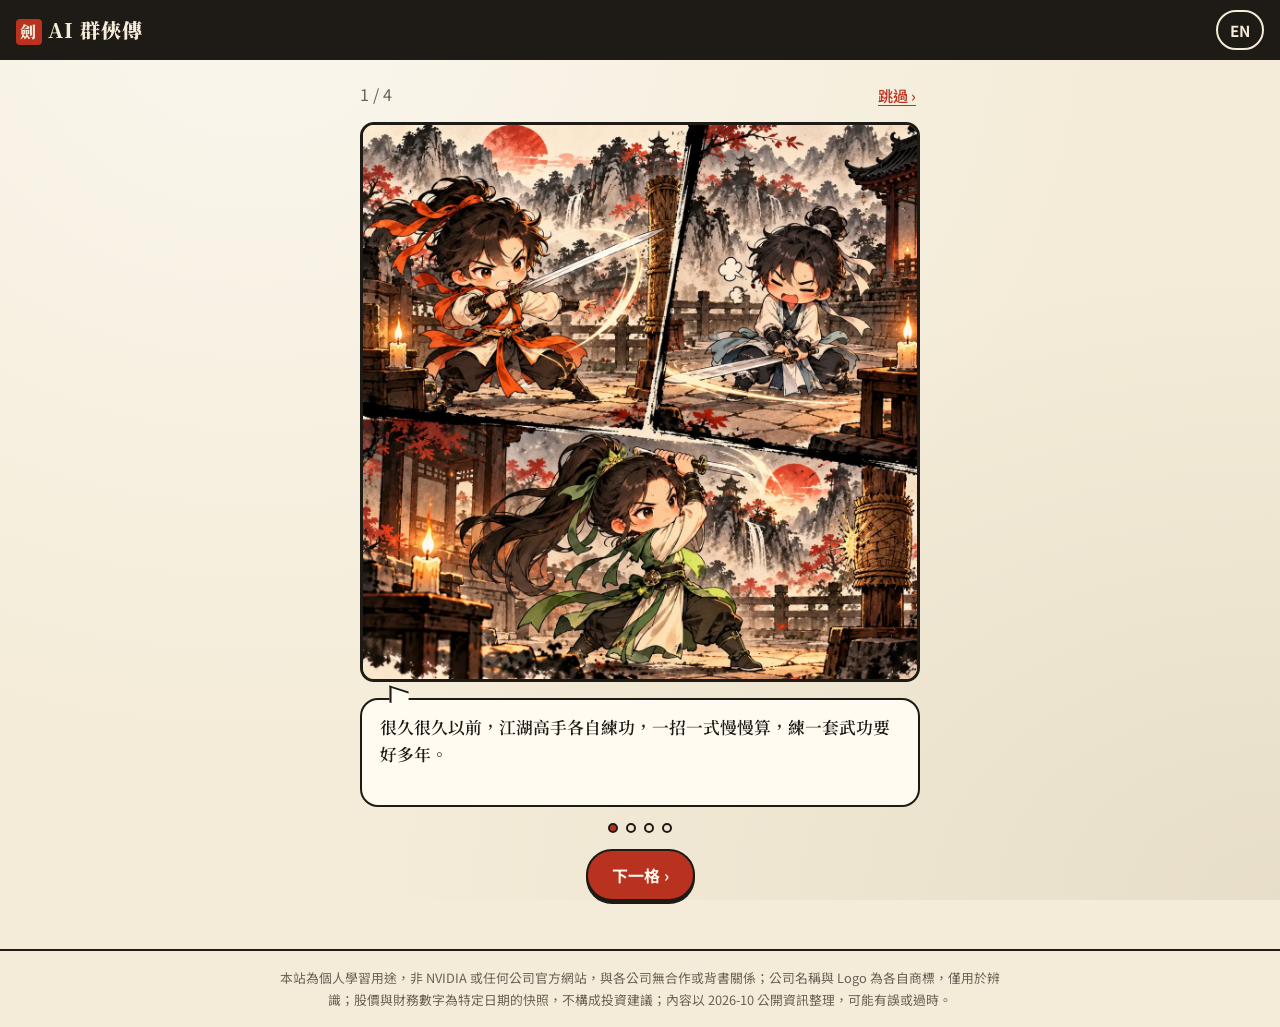
<file: index.html>
<!doctype html>
<html lang="zh-Hant" data-lang="zh">
<head>
  <meta charset="utf-8">
  <meta name="viewport" content="width=device-width, initial-scale=1">
  <title>AI 群俠傳 · AI Wuxia Chronicles</title>
  <meta name="description" content="延伸自 NVIDIA GTC Berlin 主題演講：用武俠漫畫認識 AI 生態系約 90 個公司與產業，說人話、附來源。">
  <!-- 繁體中文版（Facebook 分享用）。分享爬蟲需要完整網址。 -->
  <meta property="og:type" content="website">
  <meta property="og:url" content="https://sean-lee-software-embedded.github.io/AI/">
  <link rel="canonical" href="https://sean-lee-software-embedded.github.io/AI/">
  <meta property="og:locale" content="zh_TW">
  <meta property="og:locale:alternate" content="en_US">
  <meta property="og:title" content="AI 群俠傳：認識 NVIDIA GTC 的 AI 生態系">
  <meta property="og:description" content="CSPs、AI Labs、AI Natives、Neoclouds……用武俠漫畫看懂約 90 家公司，順便學到 AI 新知。">
  <meta property="og:image" content="https://sean-lee-software-embedded.github.io/AI/assets/og.jpg">
  <meta property="og:image:width" content="1200">
  <meta property="og:image:height" content="630">
  <meta property="og:site_name" content="AI 群俠傳">
  <meta property="og:image:type" content="image/jpeg">
  <meta name="twitter:card" content="summary_large_image">
  <meta name="twitter:image" content="https://sean-lee-software-embedded.github.io/AI/assets/og.jpg">
  <link rel="alternate" hreflang="zh-Hant" href="https://sean-lee-software-embedded.github.io/AI/">
  <link rel="alternate" hreflang="en" href="https://sean-lee-software-embedded.github.io/AI/en/">
  <link rel="alternate" hreflang="x-default" href="https://sean-lee-software-embedded.github.io/AI/">
  <meta name="theme-color" content="#F4ECD8">
  <link rel="preconnect" href="https://fonts.googleapis.com">
  <link rel="preconnect" href="https://fonts.gstatic.com" crossorigin>
  <link href="https://fonts.googleapis.com/css2?family=Noto+Sans+TC:wght@400;500;700&family=Noto+Serif+TC:wght@600;900&display=swap" rel="stylesheet">
  <link rel="stylesheet" href="css/style.css">
  <script type="module" src="js/main.js"></script>
</head>
<body>
  <a class="skip" href="#app" data-i18n="skip">跳到主要內容</a>
  <header class="topbar">
    <a class="brand" href="#/map" data-i18n="brand">AI 群俠傳</a>
    <button class="lang" id="lang-toggle" type="button" aria-label="切換語言 / Switch language">EN</button>
  </header>
  <nav class="tabs" id="tabs" aria-label="主選單 / Main"></nav>
  <main id="app" tabindex="-1">
    <p class="loading">⚔️ …</p>
  </main>
  <footer class="footer">
    <p data-i18n="disclaimer">本站為個人學習用途，非 NVIDIA 或任何公司官方網站，與各公司無合作或背書關係；公司名稱與 Logo 為各自商標，僅用於辨識；股價與財務數字為特定日期的快照，不構成投資建議；內容以 2026-10 公開資訊整理，可能有誤或過時。</p>
  </footer>
  <dialog id="card-dialog" class="card-dialog" aria-labelledby="card-title"></dialog>
</body>
</html>
</file>
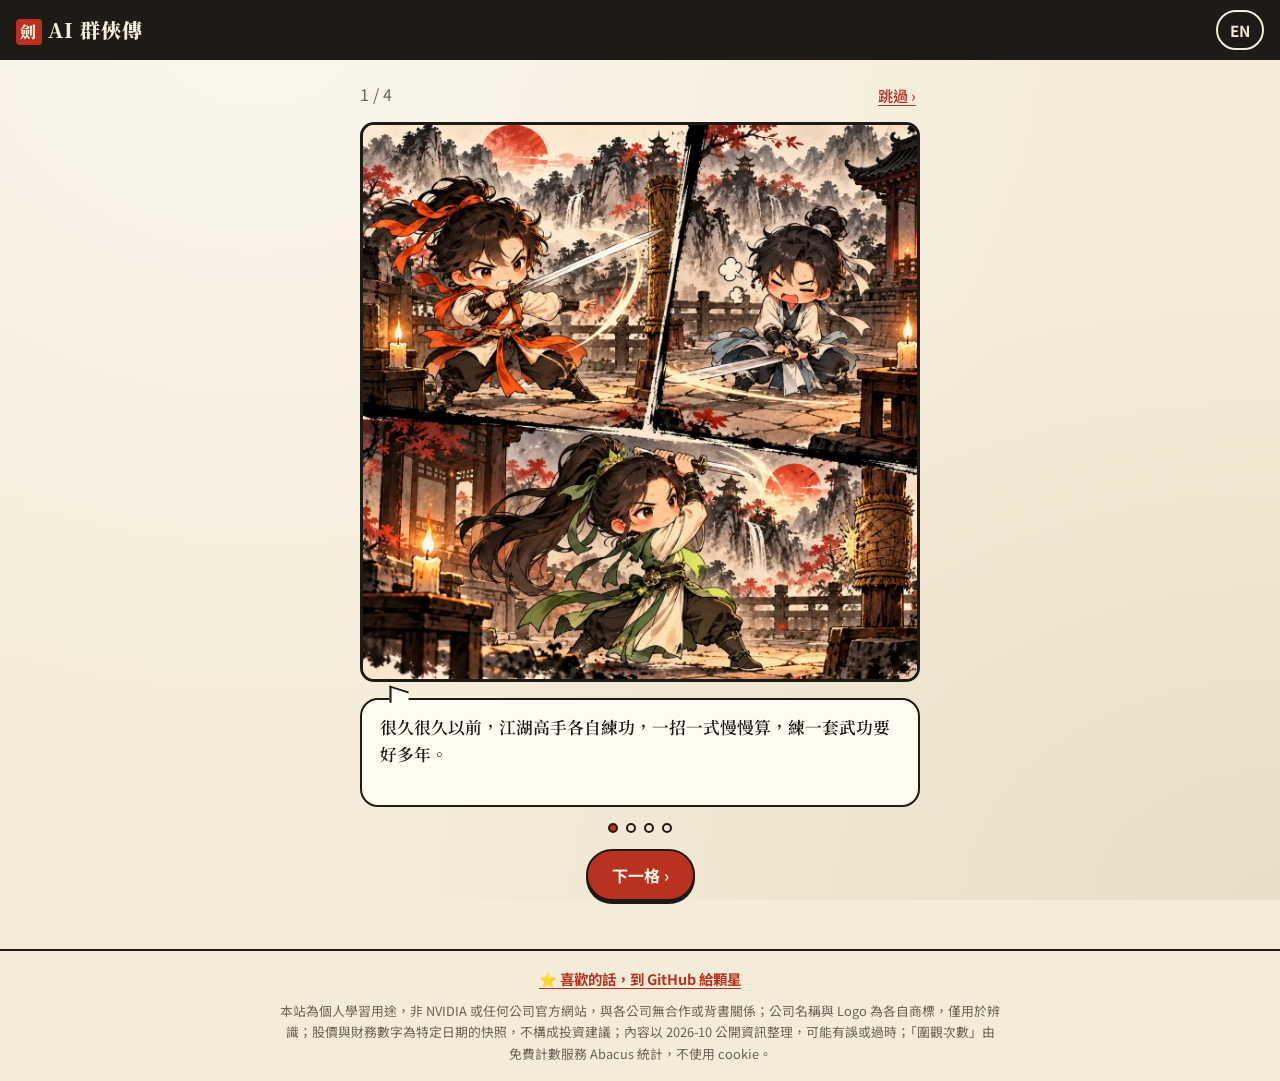
<file: ai_game/index.html>
<!doctype html>
<html lang="zh-Hant" data-lang="zh">
<head>
  <meta charset="utf-8">
  <meta name="viewport" content="width=device-width, initial-scale=1">
  <title>AI 群俠傳 · AI Wuxia Chronicles</title>
  <meta name="description" content="延伸自 NVIDIA GTC Berlin 主題演講：用武俠漫畫認識 AI 生態系約 90 個公司與產業，說人話、附來源。">
  <!-- 繁體中文版（Facebook 分享用）。分享爬蟲需要完整網址。 -->
  <meta property="og:type" content="website">
  <meta property="og:url" content="https://sean-lee-software-embedded.github.io/AI/ai_game/">
  <link rel="canonical" href="https://sean-lee-software-embedded.github.io/AI/ai_game/">
  <meta property="og:locale" content="zh_TW">
  <meta property="og:locale:alternate" content="en_US">
  <meta property="og:title" content="AI 群俠傳：認識 NVIDIA GTC 的 AI 生態系">
  <meta property="og:description" content="CSPs、AI Labs、AI Natives、Neoclouds……用武俠漫畫看懂約 90 家公司，順便學到 AI 新知。">
  <meta property="og:image" content="https://sean-lee-software-embedded.github.io/AI/ai_game/assets/og.jpg">
  <meta property="og:image:width" content="1200">
  <meta property="og:image:height" content="630">
  <meta property="og:site_name" content="AI 群俠傳">
  <meta property="og:image:type" content="image/jpeg">
  <meta name="twitter:card" content="summary_large_image">
  <meta name="twitter:image" content="https://sean-lee-software-embedded.github.io/AI/ai_game/assets/og.jpg">
  <link rel="alternate" hreflang="zh-Hant" href="https://sean-lee-software-embedded.github.io/AI/ai_game/">
  <link rel="alternate" hreflang="en" href="https://sean-lee-software-embedded.github.io/AI/ai_game/en/">
  <link rel="alternate" hreflang="x-default" href="https://sean-lee-software-embedded.github.io/AI/ai_game/">
  <meta name="theme-color" content="#F4ECD8">
  <link rel="preconnect" href="https://fonts.googleapis.com">
  <link rel="preconnect" href="https://fonts.gstatic.com" crossorigin>
  <link href="https://fonts.googleapis.com/css2?family=Noto+Sans+TC:wght@400;500;700&family=Noto+Serif+TC:wght@600;900&display=swap" rel="stylesheet">
  <link rel="stylesheet" href="css/style.css">
  <script type="module" src="js/main.js"></script>
</head>
<body>
  <a class="skip" href="#app" data-i18n="skip">跳到主要內容</a>
  <header class="topbar">
    <a class="brand" href="#/map" data-i18n="brand">AI 群俠傳</a>
    <button class="lang" id="lang-toggle" type="button" aria-label="切換語言 / Switch language">EN</button>
  </header>
  <nav class="tabs" id="tabs" aria-label="主選單 / Main"></nav>
  <main id="app" tabindex="-1">
    <p class="loading">⚔️ …</p>
  </main>
  <footer class="footer">
    <p class="star-line"><a class="star-link" href="https://github.com/sean-lee-software-embedded/AI" target="_blank" rel="noopener noreferrer" data-i18n="starCta">⭐ 喜歡的話，到 GitHub 給顆星</a></p>
    <p data-i18n="disclaimer">本站為個人學習用途，非 NVIDIA 或任何公司官方網站，與各公司無合作或背書關係；公司名稱與 Logo 為各自商標，僅用於辨識；股價與財務數字為特定日期的快照，不構成投資建議；內容以 2026-10 公開資訊整理，可能有誤或過時；「圍觀次數」由免費計數服務 Abacus 統計，不使用 cookie。</p>
  </footer>
  <dialog id="card-dialog" class="card-dialog" aria-labelledby="card-title"></dialog>
</body>
</html>
</file>
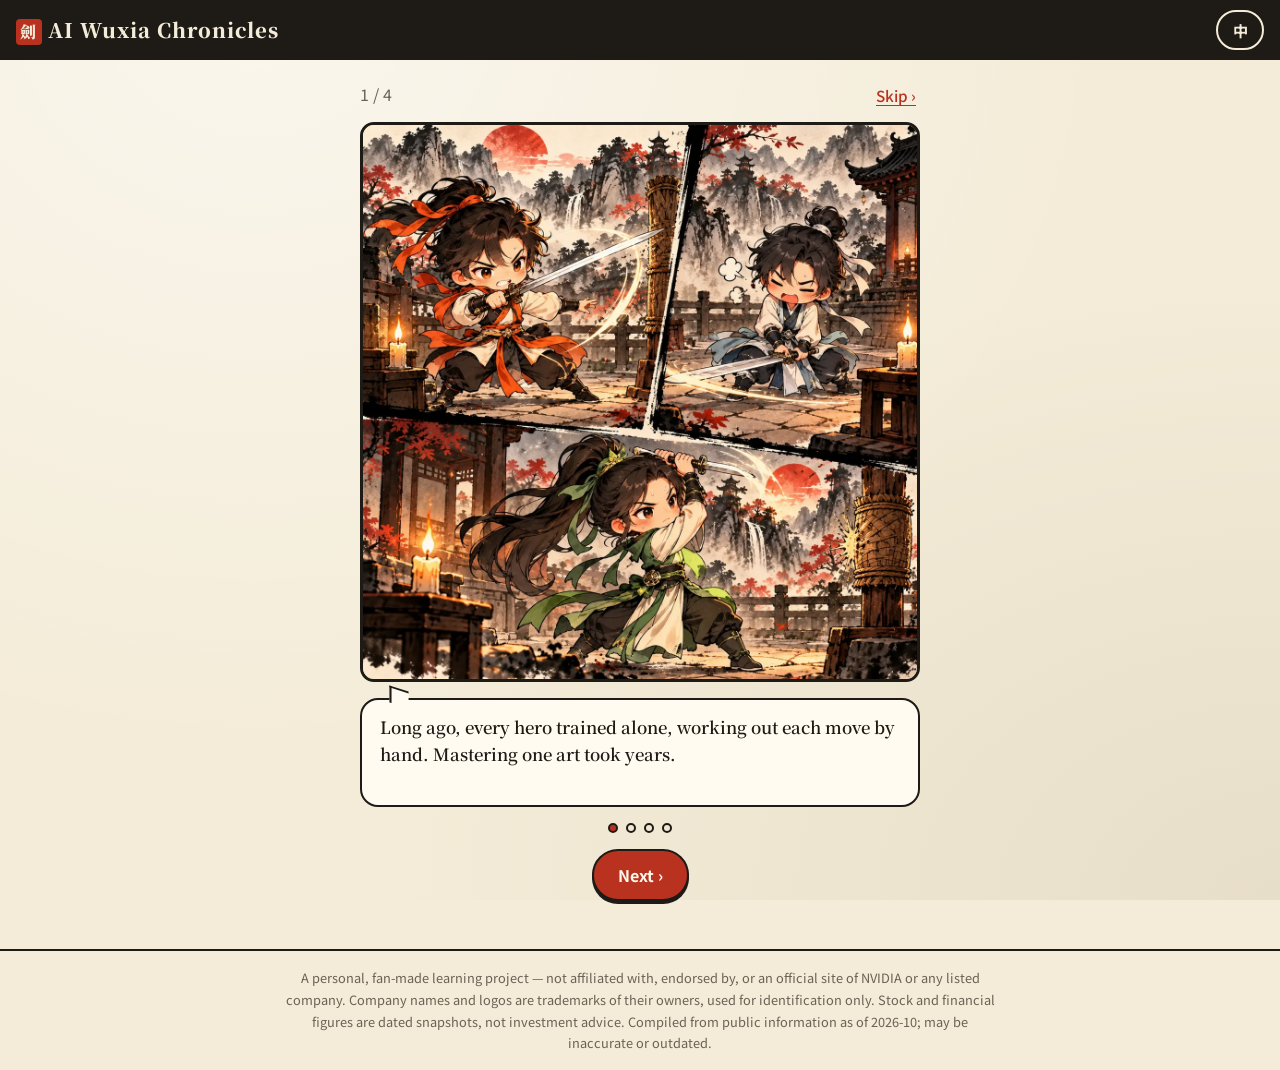
<file: en/index.html>
<!doctype html>
<html lang="en" data-lang="en">
<head>
  <meta charset="utf-8">
  <meta name="viewport" content="width=device-width, initial-scale=1">
  <title>AI Wuxia Chronicles · AI 群俠傳</title>
  <meta name="description" content="Extended from the NVIDIA GTC Berlin keynote: meet ~90 companies and industries of the AI ecosystem through wuxia comics — in plain words, with sources.">
  <!-- English edition (for LinkedIn). Share crawlers need absolute URLs. -->
  <meta property="og:type" content="website">
  <meta property="og:url" content="https://sean-lee-software-embedded.github.io/AI/en/">
  <link rel="canonical" href="https://sean-lee-software-embedded.github.io/AI/en/">
  <meta property="og:locale" content="en_US">
  <meta property="og:locale:alternate" content="zh_TW">
  <meta property="og:title" content="AI Wuxia Chronicles: The AI Ecosystem from NVIDIA GTC">
  <meta property="og:description" content="CSPs, AI Labs, AI Natives, Neoclouds and more — explore ~90 companies through wuxia comics and pick up real AI insights along the way.">
  <meta property="og:image" content="https://sean-lee-software-embedded.github.io/AI/assets/og.jpg">
  <meta property="og:image:width" content="1200">
  <meta property="og:image:height" content="630">
  <meta property="og:site_name" content="AI Wuxia Chronicles">
  <meta property="og:image:type" content="image/jpeg">
  <meta name="twitter:card" content="summary_large_image">
  <meta name="twitter:image" content="https://sean-lee-software-embedded.github.io/AI/assets/og.jpg">
  <link rel="alternate" hreflang="zh-Hant" href="https://sean-lee-software-embedded.github.io/AI/">
  <link rel="alternate" hreflang="en" href="https://sean-lee-software-embedded.github.io/AI/en/">
  <link rel="alternate" hreflang="x-default" href="https://sean-lee-software-embedded.github.io/AI/">
  <meta name="theme-color" content="#F4ECD8">
  <link rel="preconnect" href="https://fonts.googleapis.com">
  <link rel="preconnect" href="https://fonts.gstatic.com" crossorigin>
  <link href="https://fonts.googleapis.com/css2?family=Noto+Sans+TC:wght@400;500;700&family=Noto+Serif+TC:wght@600;900&display=swap" rel="stylesheet">
  <link rel="stylesheet" href="../css/style.css">
  <script type="module" src="../js/main.js"></script>
</head>
<body>
  <a class="skip" href="#app" data-i18n="skip">Skip to content</a>
  <header class="topbar">
    <a class="brand" href="#/map" data-i18n="brand">AI Wuxia Chronicles</a>
    <button class="lang" id="lang-toggle" type="button" aria-label="切換語言 / Switch language">中</button>
  </header>
  <nav class="tabs" id="tabs" aria-label="Main"></nav>
  <main id="app" tabindex="-1">
    <p class="loading">⚔️ …</p>
  </main>
  <footer class="footer">
    <p data-i18n="disclaimer">A personal, fan-made learning project — not affiliated with, endorsed by, or an official site of NVIDIA or any listed company. Company names and logos are trademarks of their owners, used for identification only. Stock and financial figures are dated snapshots, not investment advice. Compiled from public information as of 2026-10; may be inaccurate or outdated.</p>
  </footer>
  <dialog id="card-dialog" class="card-dialog" aria-labelledby="card-title"></dialog>
</body>
</html>
</file>
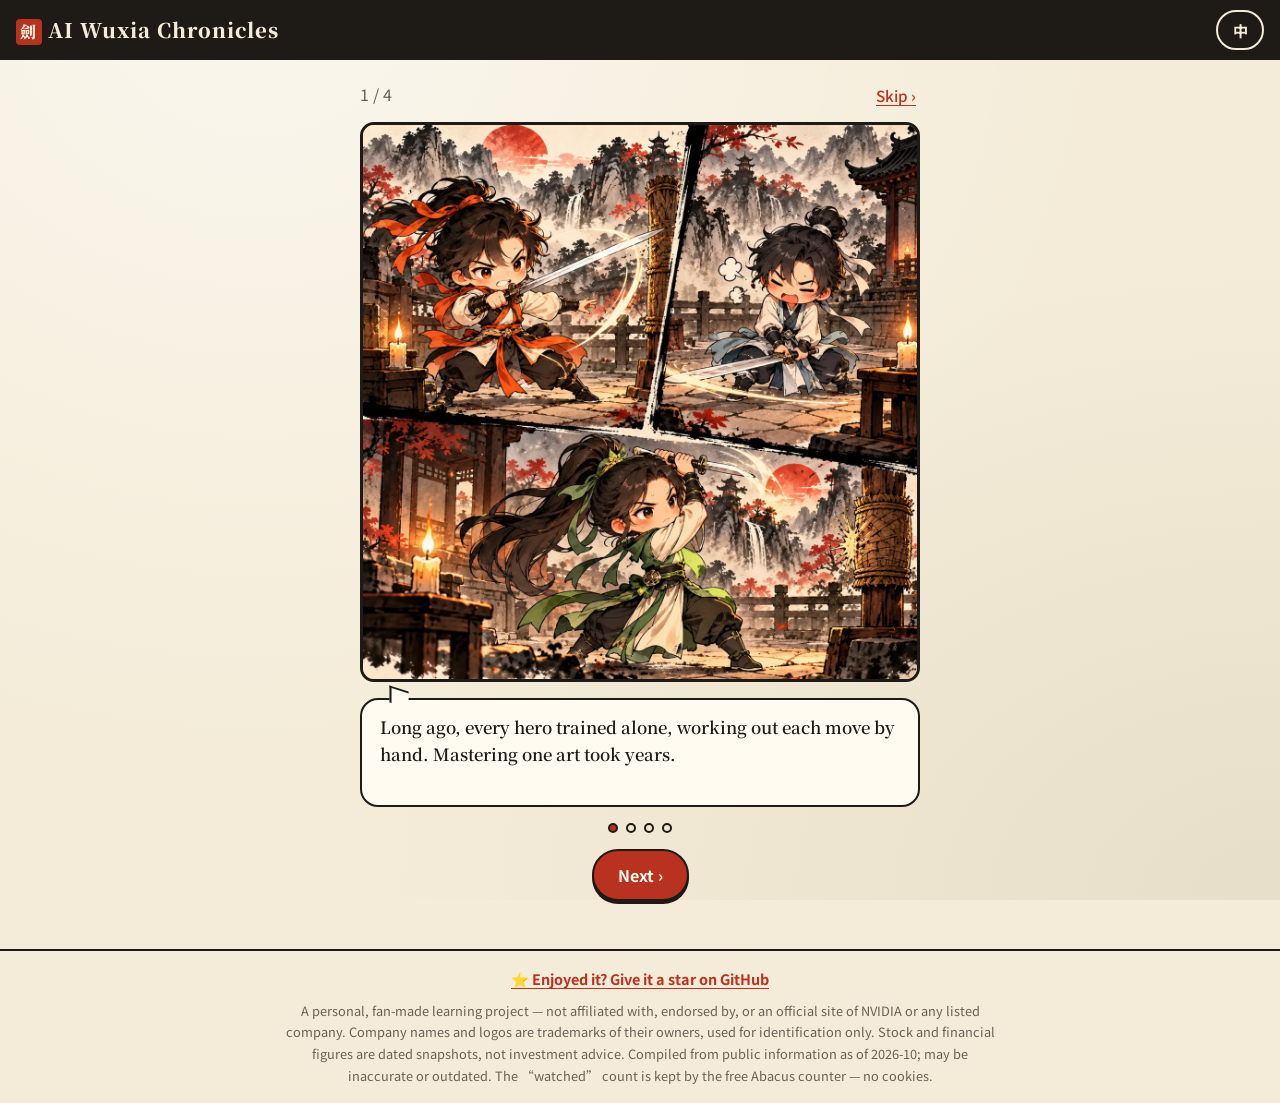
<file: ai_game/en/index.html>
<!doctype html>
<html lang="en" data-lang="en">
<head>
  <meta charset="utf-8">
  <meta name="viewport" content="width=device-width, initial-scale=1">
  <title>AI Wuxia Chronicles · AI 群俠傳</title>
  <meta name="description" content="Extended from the NVIDIA GTC Berlin keynote: meet ~90 companies and industries of the AI ecosystem through wuxia comics — in plain words, with sources.">
  <!-- English edition (for LinkedIn). Share crawlers need absolute URLs. -->
  <meta property="og:type" content="website">
  <meta property="og:url" content="https://sean-lee-software-embedded.github.io/AI/ai_game/en/">
  <link rel="canonical" href="https://sean-lee-software-embedded.github.io/AI/ai_game/en/">
  <meta property="og:locale" content="en_US">
  <meta property="og:locale:alternate" content="zh_TW">
  <meta property="og:title" content="AI Wuxia Chronicles: The AI Ecosystem from NVIDIA GTC">
  <meta property="og:description" content="CSPs, AI Labs, AI Natives, Neoclouds and more — explore ~90 companies through wuxia comics and pick up real AI insights along the way.">
  <meta property="og:image" content="https://sean-lee-software-embedded.github.io/AI/ai_game/assets/og.jpg">
  <meta property="og:image:width" content="1200">
  <meta property="og:image:height" content="630">
  <meta property="og:site_name" content="AI Wuxia Chronicles">
  <meta property="og:image:type" content="image/jpeg">
  <meta name="twitter:card" content="summary_large_image">
  <meta name="twitter:image" content="https://sean-lee-software-embedded.github.io/AI/ai_game/assets/og.jpg">
  <link rel="alternate" hreflang="zh-Hant" href="https://sean-lee-software-embedded.github.io/AI/ai_game/">
  <link rel="alternate" hreflang="en" href="https://sean-lee-software-embedded.github.io/AI/ai_game/en/">
  <link rel="alternate" hreflang="x-default" href="https://sean-lee-software-embedded.github.io/AI/ai_game/">
  <meta name="theme-color" content="#F4ECD8">
  <link rel="preconnect" href="https://fonts.googleapis.com">
  <link rel="preconnect" href="https://fonts.gstatic.com" crossorigin>
  <link href="https://fonts.googleapis.com/css2?family=Noto+Sans+TC:wght@400;500;700&family=Noto+Serif+TC:wght@600;900&display=swap" rel="stylesheet">
  <link rel="stylesheet" href="../css/style.css">
  <script type="module" src="../js/main.js"></script>
</head>
<body>
  <a class="skip" href="#app" data-i18n="skip">Skip to content</a>
  <header class="topbar">
    <a class="brand" href="#/map" data-i18n="brand">AI Wuxia Chronicles</a>
    <button class="lang" id="lang-toggle" type="button" aria-label="切換語言 / Switch language">中</button>
  </header>
  <nav class="tabs" id="tabs" aria-label="Main"></nav>
  <main id="app" tabindex="-1">
    <p class="loading">⚔️ …</p>
  </main>
  <footer class="footer">
    <p class="star-line"><a class="star-link" href="https://github.com/sean-lee-software-embedded/AI" target="_blank" rel="noopener noreferrer" data-i18n="starCta">⭐ Enjoyed it? Give it a star on GitHub</a></p>
    <p data-i18n="disclaimer">A personal, fan-made learning project — not affiliated with, endorsed by, or an official site of NVIDIA or any listed company. Company names and logos are trademarks of their owners, used for identification only. Stock and financial figures are dated snapshots, not investment advice. Compiled from public information as of 2026-10; may be inaccurate or outdated. The “watched” count is kept by the free Abacus counter — no cookies.</p>
  </footer>
  <dialog id="card-dialog" class="card-dialog" aria-labelledby="card-title"></dialog>
</body>
</html>
</file>
<file: css/style.css>
:root {
  --paper: #F4ECD8;
  --paper-2: #EADFC4;
  --card: #FFFBF1;
  --ink: #1E1A16;
  --ink-2: #4D443A;
  --muted: #6B6156;
  --vermilion: #B8321F;
  --line: #CBBE9F;
  --accent: var(--vermilion);
  --radius: 14px;
  --shadow: 0 2px 0 var(--ink), 0 6px 18px rgba(30, 26, 22, .12);
  --serif: 'Noto Serif TC', 'Songti TC', serif;
  --sans: 'Noto Sans TC', system-ui, -apple-system, 'PingFang TC', sans-serif;
  color-scheme: light;
}

*, *::before, *::after { box-sizing: border-box; }
html { -webkit-text-size-adjust: 100%; }
body {
  margin: 0;
  background: var(--paper);
  background-image:
    radial-gradient(ellipse at 20% 0%, rgba(255, 255, 255, .55), transparent 60%),
    radial-gradient(ellipse at 100% 100%, rgba(120, 100, 70, .10), transparent 50%);
  background-attachment: fixed;
  color: var(--ink);
  font: 16px/1.7 var(--sans);
  overflow-x: hidden;
}
img { max-width: 100%; display: block; }
a { color: var(--vermilion); text-underline-offset: 3px; }
h1, h2, h3 { font-family: var(--serif); line-height: 1.3; margin: .4em 0 .3em; }
h1 { font-size: 1.75rem; font-weight: 900; }
h2 { font-size: 1.25rem; }
h3 { font-size: 1rem; }
:focus-visible { outline: 3px solid var(--vermilion); outline-offset: 2px; border-radius: 6px; }

.sr-only, .skip:not(:focus) {
  position: absolute; width: 1px; height: 1px; overflow: hidden; clip: rect(0 0 0 0); white-space: nowrap;
}
.skip:focus { position: fixed; top: 8px; left: 8px; z-index: 99; background: var(--card); padding: 8px 12px; }

.muted { color: var(--muted); }
.small { font-size: .875rem; }
.center { text-align: center; }
.lead { font-size: 1.05rem; color: var(--ink-2); }
.loading { text-align: center; padding: 4rem 0; }

/* ---------- Header / nav / footer ---------- */
.topbar {
  position: sticky; top: 0; z-index: 10;
  display: flex; align-items: center; justify-content: space-between;
  padding: 10px 16px;
  background: var(--ink); color: var(--paper);
}
.brand { font: 900 1.25rem var(--serif); color: var(--paper); text-decoration: none; letter-spacing: .05em; }
.brand::before { content: '劍'; display: inline-grid; place-items: center; width: 1.6em; height: 1.6em; margin-right: .4em;
  background: var(--vermilion); color: var(--paper); border-radius: 4px; font-size: .8em; }
.lang {
  font: 700 .95rem var(--sans); min-width: 48px; min-height: 40px;
  border: 2px solid var(--paper); background: transparent; color: var(--paper); border-radius: 999px; cursor: pointer;
}
.lang:hover { background: var(--paper); color: var(--ink); }

.tabs {
  display: flex; gap: 4px; overflow-x: auto; scrollbar-width: none;
  padding: 8px 16px; background: var(--paper-2); border-bottom: 2px solid var(--ink);
}
.tabs::-webkit-scrollbar { display: none; }
.tabs a {
  flex: 0 0 auto; padding: 6px 12px; border-radius: 999px; text-decoration: none; color: var(--ink);
  font-size: .9rem; font-weight: 500; white-space: nowrap;
}
.tabs a[aria-current="page"] { background: var(--ink); color: var(--paper); }
body[data-view="intro"] .tabs { display: none; }

main { max-width: 960px; margin: 0 auto; padding: 16px 16px 48px; }
main:focus, main:focus-visible { outline: none; }
.footer { border-top: 2px solid var(--ink); padding: 16px; font-size: .8rem; color: var(--muted); text-align: center; }
.footer p { max-width: 720px; margin: 0 auto; }

/* ---------- Buttons ---------- */
.btn {
  display: inline-block; font: 700 1rem var(--sans); padding: 12px 24px; min-height: 48px;
  background: var(--vermilion); color: #FFF8EC; border: 2px solid var(--ink); border-radius: 999px;
  box-shadow: 0 3px 0 var(--ink); cursor: pointer; text-decoration: none;
}
.btn:active { transform: translateY(2px); box-shadow: 0 1px 0 var(--ink); }
.btn-text { background: none; border: 0; padding: 8px 4px; font: 500 .95rem var(--sans); color: var(--vermilion); cursor: pointer; text-decoration: underline; text-underline-offset: 3px; display: inline-block; }

/* ---------- Avatars & tags ---------- */
.avatar {
  position: relative; flex: none; display: inline-grid; place-items: center; overflow: hidden;
  border-radius: 50%; border: 3px solid var(--ink); background: var(--accent);
  box-shadow: inset 0 0 0 3px var(--card);
}
.avatar img { position: absolute; inset: 0; width: 100%; height: 100%; object-fit: cover; }
.avatar.has-img .seal { visibility: hidden; }
.seal { font: 900 1em var(--serif); color: #FFF8EC; text-shadow: 0 1px 0 rgba(0, 0, 0, .35); }
.avatar-sm { width: 56px; height: 56px; font-size: 1.1rem; }
.avatar-md { width: 80px; height: 80px; font-size: 1.5rem; }
.avatar-lg { width: 112px; height: 112px; font-size: 2rem; }

.tags { display: flex; flex-wrap: wrap; gap: 6px; margin: 6px 0; }
.tag {
  display: inline-block; font-size: .8rem; font-weight: 700; padding: 2px 10px; border-radius: 999px;
  border: 2px solid var(--accent); color: var(--ink); background: color-mix(in srgb, var(--accent) 14%, var(--card));
  text-decoration: none;
}
.tag-plain { border-color: var(--line); background: var(--card); font-weight: 500; }
.badge-unverified {
  display: inline-block; font-size: .8rem; font-weight: 700; padding: 2px 10px; border-radius: 4px;
  background: #FFF0C2; color: #6A4A00; border: 1px dashed #A07A10;
}
.badge-unverified.mini { font-size: .7rem; padding: 0 6px; margin-left: 6px; }

/* ---------- Comic bits ---------- */
.bubble {
  position: relative; margin: 16px 0; padding: 14px 18px;
  background: var(--card); border: 2px solid var(--ink); border-radius: 18px;
  font: 600 1.05rem/1.6 var(--serif);
}
.bubble::after {
  content: ''; position: absolute; left: 28px; top: -12px; width: 18px; height: 18px;
  background: var(--card); border-left: 2px solid var(--ink); border-top: 2px solid var(--ink);
  transform: skewX(20deg) rotate(20deg);
}
.pending { background: #FFF6DA; border-left: 4px solid #C09020; padding: 10px 14px; border-radius: 6px; }

.scene {
  position: relative; aspect-ratio: 16 / 7; margin: 8px 0 12px; overflow: hidden;
  border: 3px solid var(--ink); border-radius: var(--radius);
  background:
    radial-gradient(ellipse at 30% 110%, color-mix(in srgb, var(--accent) 45%, transparent), transparent 60%),
    linear-gradient(170deg, var(--paper) 0%, color-mix(in srgb, var(--accent) 22%, var(--paper)) 100%);
}
.scene::before { /* ink mountains, shown until real art exists */
  content: ''; position: absolute; inset: auto 0 0 0; height: 70%;
  background: color-mix(in srgb, var(--ink) 18%, transparent);
  clip-path: polygon(0 100%, 0 60%, 12% 30%, 22% 55%, 38% 10%, 52% 50%, 64% 28%, 78% 60%, 90% 35%, 100% 55%, 100% 100%);
}
.scene img { position: relative; width: 100%; height: 100%; object-fit: cover; }

/* ---------- Intro ---------- */
.intro { max-width: 560px; margin: 0 auto; text-align: center; }
.intro-top { display: flex; justify-content: space-between; align-items: center; }
.panel { margin: 0; }
.panel .scene { aspect-ratio: 1; }
.panel .bubble { text-align: left; min-height: 6.5em; }
.dots { display: flex; justify-content: center; gap: 8px; margin: 12px 0 16px; }
.dots span { width: 10px; height: 10px; border-radius: 50%; border: 2px solid var(--ink); }
.dots .on { background: var(--vermilion); }

/* ---------- Map ---------- */
.map {
  position: relative; aspect-ratio: 1; max-width: 640px; margin: 8px auto 20px;
  border: 3px solid var(--ink); border-radius: 24px; overflow: hidden;
  background:
    radial-gradient(circle at 50% 50%, rgba(118, 185, 0, .22), transparent 30%),
    radial-gradient(ellipse at 50% 120%, rgba(30, 26, 22, .18), transparent 60%),
    var(--paper-2);
}
.map-bg { position: absolute; inset: 0; width: 100%; height: 100%; object-fit: cover; }
.map-lines { position: absolute; inset: 0; width: 100%; height: 100%; }
.map-lines line { stroke: var(--ink); stroke-width: .5; stroke-dasharray: 1.5 1.5; opacity: .45; vector-effect: non-scaling-stroke; }
.map-node {
  position: absolute; transform: translate(-50%, -50%);
  display: flex; flex-direction: column; align-items: center; gap: 2px;
  min-width: 76px; padding: 6px 10px; text-align: center; text-decoration: none; color: var(--ink);
  background: var(--card); border: 2px solid var(--ink); border-radius: 12px;
  box-shadow: 0 3px 0 var(--accent);
  transition: transform .15s;
}
.map-node:hover { transform: translate(-50%, -54%); }
.map-name { font: 700 .82rem/1.25 var(--serif); }
.map-count { font-size: .72rem; font-weight: 700; color: var(--ink); background: color-mix(in srgb, var(--accent) 30%, #FFF); border: 1px solid var(--accent); border-radius: 999px; padding: 0 8px; }
.map-leader { padding: 10px 14px; border-width: 3px; box-shadow: 0 4px 0 var(--accent), 0 0 0 6px rgba(118, 185, 0, .25); }
.map-leader .map-name { font-size: 1rem; }
.map-leader .map-count { color: var(--ink); }
.map-node { max-width: 34%; }
.map-name { overflow-wrap: anywhere; }
@media (max-width: 400px) {
  .map-node { min-width: 0; padding: 4px 6px; }
  .map-name { font-size: .72rem; }
  .map-count { font-size: .66rem; }
}

.faction-list { list-style: none; padding: 0; margin: 0 0 16px; display: grid; gap: 8px; }
.faction-row {
  display: grid; grid-template-columns: 12px 1fr 72px auto; align-items: center; gap: 10px;
  padding: 10px 12px; background: var(--card); color: var(--ink); text-decoration: none;
  border: 2px solid var(--ink); border-radius: 12px;
}
.swatch { width: 12px; height: 32px; border-radius: 4px; background: var(--accent); }
.row-text { display: flex; flex-direction: column; min-width: 0; }
.row-text .small { overflow: hidden; text-overflow: ellipsis; white-space: nowrap; }
.meter { height: 8px; border-radius: 999px; background: var(--paper-2); overflow: hidden; border: 1px solid var(--line); }
.meter > span { display: block; height: 100%; background: var(--accent); }
.meter.big { height: 14px; margin: 10px 0; --accent: var(--vermilion); }

/* ---------- Faction page ---------- */
.count { font: 700 .9rem var(--sans); color: var(--ink); background: color-mix(in srgb, var(--accent) 30%, #FFF); border: 1px solid var(--accent); padding: 2px 10px; border-radius: 999px; vertical-align: middle; }
.controls { display: grid; grid-template-columns: 1fr 1fr; gap: 8px; margin: 16px 0; }
.controls input { grid-column: 1 / -1; }
input[type="search"], select {
  width: 100%; min-height: 44px; font: 1rem var(--sans); color: var(--ink);
  padding: 8px 12px; border: 2px solid var(--ink); border-radius: 10px; background: var(--card);
}
@media (min-width: 720px) { .controls { grid-template-columns: 2fr 1fr 1fr; } .controls input { grid-column: auto; } }

.tiles { list-style: none; padding: 0; margin: 0; display: grid; gap: 10px; grid-template-columns: 1fr; }
@media (min-width: 560px) { .tiles { grid-template-columns: 1fr 1fr; } }
@media (min-width: 880px) { .tiles { grid-template-columns: 1fr 1fr 1fr; } }
.tile {
  position: relative; width: 100%; display: flex; align-items: center; gap: 12px; text-align: left;
  padding: 10px 12px; font: inherit; color: var(--ink); cursor: pointer;
  background: var(--card); border: 2px solid var(--ink); border-radius: 12px; box-shadow: 0 3px 0 var(--accent);
}
.tile:hover { transform: translateY(-1px); }
.tile-text { display: flex; flex-direction: column; min-width: 0; line-height: 1.4; }
.tile-text strong { font-family: var(--serif); }
.tile-meta { font-size: .75rem; }
.seen-mark { position: absolute; top: 6px; right: 8px; font-weight: 900; color: var(--accent); }

/* ---------- Hero card dialog ---------- */
.card-dialog {
  width: min(640px, calc(100vw - 32px)); max-height: calc(100dvh - 32px); padding: 0;
  border: 3px solid var(--ink); border-radius: 18px; background: var(--card); color: var(--ink);
  box-shadow: 0 8px 0 var(--ink);
}
.card-dialog::backdrop { background: rgba(30, 26, 22, .55); }
.card { position: relative; padding: 20px 18px 16px; border-top: 10px solid var(--accent); }
.dlg-close {
  position: absolute; top: 8px; right: 8px; width: 44px; height: 44px; border-radius: 50%;
  border: 2px solid var(--ink); background: var(--paper); font-size: 1.1rem; cursor: pointer; color: var(--ink);
}
.card-head { display: flex; gap: 14px; align-items: center; padding-right: 40px; }
.card-id h2 { margin: 0; font-size: 1.4rem; }
.nick { margin: 0; font-family: var(--serif); color: var(--ink-2); }
@media (max-width: 420px) { .card-head { flex-direction: column; align-items: flex-start; } }
.card-sec { border-top: 1px dashed var(--line); padding-top: 4px; margin-top: 10px; }
.card-sec p { margin: .3em 0; }
.links, .sources, .examples { padding-left: 1.2em; margin: .3em 0; }
.links li, .sources li, .examples li { margin: .3em 0; overflow-wrap: anywhere; }
.toast-inline { margin: 10px 0 0; font-weight: 700; color: #2F6B00; }
.asof { margin-top: 14px; text-align: right; }

/* ---------- Book ---------- */
.rank-card {
  text-align: center; padding: 16px; margin: 12px 0 20px;
  background: var(--card); border: 3px solid var(--ink); border-radius: var(--radius); box-shadow: var(--shadow);
}
.rank { font: 900 1.6rem var(--serif); margin: 0; }
.book-group { margin: 18px 0; }

/* ---------- Quiz ---------- */
.center-block { text-align: center; max-width: 560px; margin: 0 auto; }
.center-block .tiles { text-align: left; margin-bottom: 20px; }
.quiz { max-width: 600px; margin: 0 auto; }
.question { font-size: 1.2rem; }
.choices { list-style: none; padding: 0; display: grid; gap: 10px; }
.choice {
  width: 100%; text-align: left; font: 500 1rem var(--sans); padding: 12px 16px; min-height: 48px; cursor: pointer;
  color: var(--ink); background: var(--card); border: 2px solid var(--ink); border-radius: 12px;
}
.choice:disabled { cursor: default; opacity: 1; color: var(--ink); }
.choice.right { background: #E2F2C9; border-color: #3E7A00; }
.choice.right::before { content: '✓ '; font-weight: 900; color: #3E7A00; }
.choice.wrong { background: #F8DCD5; border-color: var(--vermilion); }
.explain { background: var(--card); border-left: 4px solid var(--vermilion); padding: 12px 14px; border-radius: 8px; margin: 12px 0; outline: none; }
.explain p { margin: .4em 0 0; }

/* ---------- Glossary ---------- */
.dict { margin: 16px 0; }
.dict dt { margin-top: 14px; display: flex; flex-wrap: wrap; align-items: baseline; gap: 4px 10px; }
.term { font: 900 1.1rem var(--serif); }
.real { font-size: .85rem; font-weight: 700; padding: 0 8px; border-radius: 4px; background: var(--ink); color: var(--paper); }
.dict dd { margin: 4px 0 0; padding-bottom: 10px; border-bottom: 1px dashed var(--line); color: var(--ink-2); }

/* ---------- Blade Road ---------- */
.legend { display: flex; flex-wrap: wrap; gap: 16px; margin: 8px 0 16px; font-size: .9rem; }
.legend-item { display: inline-flex; align-items: center; gap: 6px; }
.legend .dot { position: static; animation: none; }
.road { display: flex; flex-direction: column; align-items: stretch; }
.stage {
  position: relative; padding: 12px 14px 10px 52px; background: var(--card);
  border: 2px solid var(--ink); border-radius: 12px; box-shadow: 0 3px 0 var(--accent);
  display: flex; flex-direction: column;
}
.stage strong { font-family: var(--serif); font-size: 1.05rem; }
.step {
  position: absolute; left: 12px; top: 12px; width: 28px; height: 28px; display: grid; place-items: center;
  border-radius: 50%; background: var(--accent); color: #FFF; font-weight: 900;
}
.pipe { position: relative; height: 44px; margin: 0 auto; width: 4px; background: repeating-linear-gradient(to bottom, var(--ink) 0 6px, transparent 6px 10px); }
.dot { position: absolute; left: 50%; width: 12px; height: 12px; border-radius: 50%; border: 2px solid var(--ink); transform: translateX(-50%); display: inline-block; }
.dot.power { background: #76B900; animation: down 1.6s linear infinite; }
.dot.money { background: #E3B23C; animation: up 1.6s linear infinite; }
@keyframes down { from { top: -6px; } to { top: calc(100% - 6px); } }
@keyframes up { from { top: calc(100% - 6px); } to { top: -6px; } }
.road.paused .dot { animation-play-state: paused; }
.guard { margin: 18px 0 8px; padding: 12px 14px; border: 2px dashed var(--accent); border-radius: 12px; background: var(--card); }

@media (min-width: 880px) {
  .road { flex-direction: row; align-items: stretch; }
  .stage { flex: 1 1 0; padding: 48px 12px 12px; }
  .step { left: 12px; top: 12px; }
  .pipe { width: 40px; height: 4px; margin: auto 0; flex: none;
    background: repeating-linear-gradient(to right, var(--ink) 0 6px, transparent 6px 10px); }
  .pipe .dot { top: 50%; transform: translateY(-50%); }
  .dot.power { animation-name: right; }
  .dot.money { animation-name: left; }
  @keyframes right { from { left: -6px; } to { left: calc(100% - 6px); } }
  @keyframes left { from { left: calc(100% - 6px); } to { left: -6px; } }
}

@media (prefers-reduced-motion: reduce) {
  * { transition: none !important; }
}

/* ---------- Card: profile & AI insight ---------- */
.card-lead { font-size: 1.05rem; font-weight: 500; margin: 14px 0 4px; }
.profile { display: grid; grid-template-columns: auto 1fr; gap: 4px 12px; margin: 6px 0; }
.profile dt { font-weight: 700; color: var(--muted); font-size: .875rem; white-space: nowrap; padding-top: 2px; }
.profile dd { margin: 0; }
@media (max-width: 420px) { .profile { grid-template-columns: 1fr; gap: 0; } .profile dd { margin-bottom: 6px; } }
.learn {
  margin: 14px 0; padding: 12px 14px; border-radius: 12px;
  background: #EEF6E0; border: 2px solid #5E8F12;
}
.learn h3 { margin: 0 0 4px; font-size: 1.1rem; }
.learn p { margin: .3em 0; }
.learn-kicker { font-weight: 900; color: #3E6A00; font-size: .85rem; letter-spacing: .05em; }
.learn-terms { display: flex; flex-wrap: wrap; gap: 6px; align-items: center; }
.dict dt.focus { background: #FFF0C2; border-radius: 6px; padding: 2px 6px; }

/* ---------- Card: insights, market, investments ---------- */
.insights { padding-left: 1.3em; margin: .3em 0; }
.insights li { margin: .6em 0; }
.insights p { margin: .2em 0 0; }
.invest { list-style: none; padding: 0; margin: .3em 0; display: grid; gap: 8px; }
.invest li { border: 1px solid var(--line); border-radius: 10px; padding: 8px 12px; background: var(--paper); }
.invest p { margin: .2em 0; }
.invest-head { display: flex; flex-wrap: wrap; align-items: center; gap: 6px 10px; }
.disclaimer { border-top: 1px dashed var(--line); padding-top: 6px; }

/* ---------- GTC keynote slide ---------- */
.kicker { margin: 0; font-size: .8rem; font-weight: 700; letter-spacing: .08em; color: #3E6A00; text-transform: uppercase; }
.h1-sub { font: 600 1rem var(--sans); color: var(--muted); }
.map-sub { font-size: .68rem; color: var(--muted); line-height: 1.1; }
.slide {
  position: relative; margin: 10px 0 14px; padding: 18px 18px 16px; overflow: hidden;
  background: #0B0B0B; color: #F2F2F2; border-radius: 12px; border: 1px solid #222;
  box-shadow: 0 6px 24px rgba(0, 0, 0, .25);
}
.slide::before { content: ''; position: absolute; left: 0; top: 0; bottom: 0; width: 6px; background: #76B900; }
.slide-bg { position: absolute; inset: 0; width: 100%; height: 100%; object-fit: cover; opacity: .18; }
.slide-head { position: relative; display: flex; flex-direction: column; gap: 4px; margin-bottom: 14px; }
.slide-kicker { font-size: .72rem; letter-spacing: .1em; text-transform: uppercase; color: #76B900; font-weight: 700; }
.slide-title { font: 700 clamp(1.3rem, 5vw, 2rem)/1.2 var(--sans); color: #FFF; }
.slide-label { font-size: .9rem; color: #BBB; }
.slide-wall { position: relative; list-style: none; padding: 0; margin: 0; display: grid; gap: 6px;
  grid-template-columns: repeat(auto-fill, minmax(120px, 1fr)); }
.slide-wall a {
  display: flex; align-items: center; justify-content: center; text-align: center; min-height: 40px; padding: 6px 8px;
  border: 1px solid #333; border-radius: 6px; background: rgba(255, 255, 255, .04);
  color: #EDEDED; text-decoration: none; font: 600 .85rem/1.2 var(--sans);
}
.slide-wall a:hover, .slide-wall a:focus-visible { border-color: #76B900; color: #FFF; }

/* ---------- Logos ---------- */
.avatar.logo { border-radius: 14px; }
.avatar.logo.has-img { background: #FFF; box-shadow: none; }
.avatar.logo.has-img img { object-fit: contain; padding: 8%; }
/* Wordmark logos need a landscape frame to stay legible. */
.avatar.logo.has-img.avatar-sm { width: 88px; height: 52px; border-radius: 10px; }
.avatar.logo.has-img.avatar-lg { width: 176px; height: 88px; border-radius: 14px; }
.card-art { margin: -4px 0 12px; border-radius: 12px; overflow: hidden; border: 2px solid var(--ink); aspect-ratio: 16 / 9; background: var(--paper-2); }
.card-art img { width: 100%; height: 100%; object-fit: cover; object-position: center 30%; }
.slide-wall a { flex-direction: column; gap: 4px; }
.wall-logo { display: block; width: 100%; height: 34px; object-fit: contain; background: #FFF; border-radius: 4px; padding: 4px 6px; }
.slide-wall a.has-logo span { font-size: .72rem; font-weight: 500; color: #BBB; }
</file>
<file: ai_game/css/style.css>
:root {
  --paper: #F4ECD8;
  --paper-2: #EADFC4;
  --card: #FFFBF1;
  --ink: #1E1A16;
  --ink-2: #4D443A;
  --muted: #6B6156;
  --vermilion: #B8321F;
  --line: #CBBE9F;
  --accent: var(--vermilion);
  --radius: 14px;
  --shadow: 0 2px 0 var(--ink), 0 6px 18px rgba(30, 26, 22, .12);
  --serif: 'Noto Serif TC', 'Songti TC', serif;
  --sans: 'Noto Sans TC', system-ui, -apple-system, 'PingFang TC', sans-serif;
  color-scheme: light;
}

*, *::before, *::after { box-sizing: border-box; }
html { -webkit-text-size-adjust: 100%; }
body {
  margin: 0;
  background: var(--paper);
  background-image:
    radial-gradient(ellipse at 20% 0%, rgba(255, 255, 255, .55), transparent 60%),
    radial-gradient(ellipse at 100% 100%, rgba(120, 100, 70, .10), transparent 50%);
  background-attachment: fixed;
  color: var(--ink);
  font: 16px/1.7 var(--sans);
  overflow-x: hidden;
}
img { max-width: 100%; display: block; }
a { color: var(--vermilion); text-underline-offset: 3px; }
h1, h2, h3 { font-family: var(--serif); line-height: 1.3; margin: .4em 0 .3em; }
h1 { font-size: 1.75rem; font-weight: 900; }
h2 { font-size: 1.25rem; }
h3 { font-size: 1rem; }
:focus-visible { outline: 3px solid var(--vermilion); outline-offset: 2px; border-radius: 6px; }

.sr-only, .skip:not(:focus) {
  position: absolute; width: 1px; height: 1px; overflow: hidden; clip: rect(0 0 0 0); white-space: nowrap;
}
.skip:focus { position: fixed; top: 8px; left: 8px; z-index: 99; background: var(--card); padding: 8px 12px; }

.muted { color: var(--muted); }
.small { font-size: .875rem; }
.center { text-align: center; }
.lead { font-size: 1.05rem; color: var(--ink-2); }
.loading { text-align: center; padding: 4rem 0; }

/* ---------- Header / nav / footer ---------- */
.topbar {
  position: sticky; top: 0; z-index: 10;
  display: flex; align-items: center; justify-content: space-between;
  padding: 10px 16px;
  background: var(--ink); color: var(--paper);
}
.brand { font: 900 1.25rem var(--serif); color: var(--paper); text-decoration: none; letter-spacing: .05em; }
.brand::before { content: '劍'; display: inline-grid; place-items: center; width: 1.6em; height: 1.6em; margin-right: .4em;
  background: var(--vermilion); color: var(--paper); border-radius: 4px; font-size: .8em; }
.lang {
  font: 700 .95rem var(--sans); min-width: 48px; min-height: 40px;
  border: 2px solid var(--paper); background: transparent; color: var(--paper); border-radius: 999px; cursor: pointer;
}
.lang:hover { background: var(--paper); color: var(--ink); }

.tabs {
  display: flex; gap: 4px; overflow-x: auto; scrollbar-width: none;
  padding: 8px 16px; background: var(--paper-2); border-bottom: 2px solid var(--ink);
}
.tabs::-webkit-scrollbar { display: none; }
.tabs a {
  flex: 0 0 auto; padding: 6px 12px; border-radius: 999px; text-decoration: none; color: var(--ink);
  font-size: .9rem; font-weight: 500; white-space: nowrap;
}
.tabs a[aria-current="page"] { background: var(--ink); color: var(--paper); }
body[data-view="intro"] .tabs { display: none; }

main { max-width: 960px; margin: 0 auto; padding: 16px 16px 48px; }
main:focus, main:focus-visible { outline: none; }
.footer { border-top: 2px solid var(--ink); padding: 16px; font-size: .8rem; color: var(--muted); text-align: center; }
.footer p { max-width: 720px; margin: 0 auto; }

/* ---------- Buttons ---------- */
.btn {
  display: inline-block; font: 700 1rem var(--sans); padding: 12px 24px; min-height: 48px;
  background: var(--vermilion); color: #FFF8EC; border: 2px solid var(--ink); border-radius: 999px;
  box-shadow: 0 3px 0 var(--ink); cursor: pointer; text-decoration: none;
}
.btn:active { transform: translateY(2px); box-shadow: 0 1px 0 var(--ink); }
.btn-text { background: none; border: 0; padding: 8px 4px; font: 500 .95rem var(--sans); color: var(--vermilion); cursor: pointer; text-decoration: underline; text-underline-offset: 3px; display: inline-block; }

/* ---------- Avatars & tags ---------- */
.avatar {
  position: relative; flex: none; display: inline-grid; place-items: center; overflow: hidden;
  border-radius: 50%; border: 3px solid var(--ink); background: var(--accent);
  box-shadow: inset 0 0 0 3px var(--card);
}
.avatar img { position: absolute; inset: 0; width: 100%; height: 100%; object-fit: cover; }
.avatar.has-img .seal { visibility: hidden; }
.seal { font: 900 1em var(--serif); color: #FFF8EC; text-shadow: 0 1px 0 rgba(0, 0, 0, .35); }
.avatar-sm { width: 56px; height: 56px; font-size: 1.1rem; }
.avatar-md { width: 80px; height: 80px; font-size: 1.5rem; }
.avatar-lg { width: 112px; height: 112px; font-size: 2rem; }

.tags { display: flex; flex-wrap: wrap; gap: 6px; margin: 6px 0; }
.tag {
  display: inline-block; font-size: .8rem; font-weight: 700; padding: 2px 10px; border-radius: 999px;
  border: 2px solid var(--accent); color: var(--ink); background: color-mix(in srgb, var(--accent) 14%, var(--card));
  text-decoration: none;
}
.tag-plain { border-color: var(--line); background: var(--card); font-weight: 500; }
.badge-unverified {
  display: inline-block; font-size: .8rem; font-weight: 700; padding: 2px 10px; border-radius: 4px;
  background: #FFF0C2; color: #6A4A00; border: 1px dashed #A07A10;
}
.badge-unverified.mini { font-size: .7rem; padding: 0 6px; margin-left: 6px; }

/* ---------- Comic bits ---------- */
.bubble {
  position: relative; margin: 16px 0; padding: 14px 18px;
  background: var(--card); border: 2px solid var(--ink); border-radius: 18px;
  font: 600 1.05rem/1.6 var(--serif);
}
.bubble::after {
  content: ''; position: absolute; left: 28px; top: -12px; width: 18px; height: 18px;
  background: var(--card); border-left: 2px solid var(--ink); border-top: 2px solid var(--ink);
  transform: skewX(20deg) rotate(20deg);
}
.pending { background: #FFF6DA; border-left: 4px solid #C09020; padding: 10px 14px; border-radius: 6px; }

.scene {
  position: relative; aspect-ratio: 16 / 7; margin: 8px 0 12px; overflow: hidden;
  border: 3px solid var(--ink); border-radius: var(--radius);
  background:
    radial-gradient(ellipse at 30% 110%, color-mix(in srgb, var(--accent) 45%, transparent), transparent 60%),
    linear-gradient(170deg, var(--paper) 0%, color-mix(in srgb, var(--accent) 22%, var(--paper)) 100%);
}
.scene::before { /* ink mountains, shown until real art exists */
  content: ''; position: absolute; inset: auto 0 0 0; height: 70%;
  background: color-mix(in srgb, var(--ink) 18%, transparent);
  clip-path: polygon(0 100%, 0 60%, 12% 30%, 22% 55%, 38% 10%, 52% 50%, 64% 28%, 78% 60%, 90% 35%, 100% 55%, 100% 100%);
}
.scene img { position: relative; width: 100%; height: 100%; object-fit: cover; }

/* ---------- Intro ---------- */
.intro { max-width: 560px; margin: 0 auto; text-align: center; }
.intro-top { display: flex; justify-content: space-between; align-items: center; }
.panel { margin: 0; }
.panel .scene { aspect-ratio: 1; }
.panel .bubble { text-align: left; min-height: 6.5em; }
.dots { display: flex; justify-content: center; gap: 8px; margin: 12px 0 16px; }
.dots span { width: 10px; height: 10px; border-radius: 50%; border: 2px solid var(--ink); }
.dots .on { background: var(--vermilion); }

/* ---------- Map ---------- */
.map {
  position: relative; aspect-ratio: 1; max-width: 640px; margin: 8px auto 20px;
  border: 3px solid var(--ink); border-radius: 24px; overflow: hidden;
  background:
    radial-gradient(circle at 50% 50%, rgba(118, 185, 0, .22), transparent 30%),
    radial-gradient(ellipse at 50% 120%, rgba(30, 26, 22, .18), transparent 60%),
    var(--paper-2);
}
.map-bg { position: absolute; inset: 0; width: 100%; height: 100%; object-fit: cover; }
.map-lines { position: absolute; inset: 0; width: 100%; height: 100%; }
.map-lines line { stroke: var(--ink); stroke-width: .5; stroke-dasharray: 1.5 1.5; opacity: .45; vector-effect: non-scaling-stroke; }
.map-node {
  position: absolute; transform: translate(-50%, -50%);
  display: flex; flex-direction: column; align-items: center; gap: 2px;
  min-width: 76px; padding: 6px 10px; text-align: center; text-decoration: none; color: var(--ink);
  background: var(--card); border: 2px solid var(--ink); border-radius: 12px;
  box-shadow: 0 3px 0 var(--accent);
  transition: transform .15s;
}
.map-node:hover { transform: translate(-50%, -54%); }
.map-name { font: 700 .82rem/1.25 var(--serif); }
.map-count { font-size: .72rem; font-weight: 700; color: var(--ink); background: color-mix(in srgb, var(--accent) 30%, #FFF); border: 1px solid var(--accent); border-radius: 999px; padding: 0 8px; }
.map-leader { padding: 10px 14px; border-width: 3px; box-shadow: 0 4px 0 var(--accent), 0 0 0 6px rgba(118, 185, 0, .25); }
.map-leader .map-name { font-size: 1rem; }
.map-leader .map-count { color: var(--ink); }
.map-node { max-width: 34%; }
.map-name { overflow-wrap: anywhere; }
@media (max-width: 400px) {
  .map-node { min-width: 0; padding: 4px 6px; }
  .map-name { font-size: .72rem; }
  .map-count { font-size: .66rem; }
}

.faction-list { list-style: none; padding: 0; margin: 0 0 16px; display: grid; gap: 8px; }
.faction-row {
  display: grid; grid-template-columns: 12px 1fr 72px auto; align-items: center; gap: 10px;
  padding: 10px 12px; background: var(--card); color: var(--ink); text-decoration: none;
  border: 2px solid var(--ink); border-radius: 12px;
}
.swatch { width: 12px; height: 32px; border-radius: 4px; background: var(--accent); }
.row-text { display: flex; flex-direction: column; min-width: 0; }
.row-text .small { overflow: hidden; text-overflow: ellipsis; white-space: nowrap; }
.meter { height: 8px; border-radius: 999px; background: var(--paper-2); overflow: hidden; border: 1px solid var(--line); }
.meter > span { display: block; height: 100%; background: var(--accent); }
.meter.big { height: 14px; margin: 10px 0; --accent: var(--vermilion); }

/* ---------- Faction page ---------- */
.count { font: 700 .9rem var(--sans); color: var(--ink); background: color-mix(in srgb, var(--accent) 30%, #FFF); border: 1px solid var(--accent); padding: 2px 10px; border-radius: 999px; vertical-align: middle; }
.controls { display: grid; grid-template-columns: 1fr 1fr; gap: 8px; margin: 16px 0; }
.controls input { grid-column: 1 / -1; }
input[type="search"], select {
  width: 100%; min-height: 44px; font: 1rem var(--sans); color: var(--ink);
  padding: 8px 12px; border: 2px solid var(--ink); border-radius: 10px; background: var(--card);
}
@media (min-width: 720px) { .controls { grid-template-columns: 2fr 1fr 1fr; } .controls input { grid-column: auto; } }

.tiles { list-style: none; padding: 0; margin: 0; display: grid; gap: 10px; grid-template-columns: 1fr; }
@media (min-width: 560px) { .tiles { grid-template-columns: 1fr 1fr; } }
@media (min-width: 880px) { .tiles { grid-template-columns: 1fr 1fr 1fr; } }
.tile {
  position: relative; width: 100%; display: flex; align-items: center; gap: 12px; text-align: left;
  padding: 10px 12px; font: inherit; color: var(--ink); cursor: pointer;
  background: var(--card); border: 2px solid var(--ink); border-radius: 12px; box-shadow: 0 3px 0 var(--accent);
}
.tile:hover { transform: translateY(-1px); }
.tile-text { display: flex; flex-direction: column; min-width: 0; line-height: 1.4; }
.tile-text strong { font-family: var(--serif); }
.tile-meta { font-size: .75rem; }
.seen-mark { position: absolute; top: 6px; right: 8px; font-weight: 900; color: var(--accent); }

/* ---------- Hero card dialog ---------- */
.card-dialog {
  width: min(640px, calc(100vw - 32px)); max-height: calc(100dvh - 32px); padding: 0;
  border: 3px solid var(--ink); border-radius: 18px; background: var(--card); color: var(--ink);
  box-shadow: 0 8px 0 var(--ink);
}
.card-dialog::backdrop { background: rgba(30, 26, 22, .55); }
.card { position: relative; padding: 20px 18px 16px; border-top: 10px solid var(--accent); }
.dlg-close {
  position: absolute; top: 8px; right: 8px; width: 44px; height: 44px; border-radius: 50%;
  border: 2px solid var(--ink); background: var(--paper); font-size: 1.1rem; cursor: pointer; color: var(--ink);
}
.card-head { display: flex; gap: 14px; align-items: center; padding-right: 40px; }
.card-id h2 { margin: 0; font-size: 1.4rem; }
.nick { margin: 0; font-family: var(--serif); color: var(--ink-2); }
@media (max-width: 420px) { .card-head { flex-direction: column; align-items: flex-start; } }
.card-sec { border-top: 1px dashed var(--line); padding-top: 4px; margin-top: 10px; }
.card-sec p { margin: .3em 0; }
.links, .sources, .examples { padding-left: 1.2em; margin: .3em 0; }
.links li, .sources li, .examples li { margin: .3em 0; overflow-wrap: anywhere; }
.toast-inline { margin: 10px 0 0; font-weight: 700; color: #2F6B00; }
.asof { margin-top: 14px; text-align: right; }

/* ---------- Book ---------- */
.rank-card {
  text-align: center; padding: 16px; margin: 12px 0 20px;
  background: var(--card); border: 3px solid var(--ink); border-radius: var(--radius); box-shadow: var(--shadow);
}
.rank { font: 900 1.6rem var(--serif); margin: 0; }
.book-group { margin: 18px 0; }

/* ---------- Quiz ---------- */
.center-block { text-align: center; max-width: 560px; margin: 0 auto; }
.center-block .tiles { text-align: left; margin-bottom: 20px; }
.quiz { max-width: 600px; margin: 0 auto; }
.question { font-size: 1.2rem; }
.choices { list-style: none; padding: 0; display: grid; gap: 10px; }
.choice {
  width: 100%; text-align: left; font: 500 1rem var(--sans); padding: 12px 16px; min-height: 48px; cursor: pointer;
  color: var(--ink); background: var(--card); border: 2px solid var(--ink); border-radius: 12px;
}
.choice:disabled { cursor: default; opacity: 1; color: var(--ink); }
.choice.right { background: #E2F2C9; border-color: #3E7A00; }
.choice.right::before { content: '✓ '; font-weight: 900; color: #3E7A00; }
.choice.wrong { background: #F8DCD5; border-color: var(--vermilion); }
.explain { background: var(--card); border-left: 4px solid var(--vermilion); padding: 12px 14px; border-radius: 8px; margin: 12px 0; outline: none; }
.explain p { margin: .4em 0 0; }

/* ---------- Glossary ---------- */
.dict { margin: 16px 0; }
.dict dt { margin-top: 14px; display: flex; flex-wrap: wrap; align-items: baseline; gap: 4px 10px; }
.term { font: 900 1.1rem var(--serif); }
.real { font-size: .85rem; font-weight: 700; padding: 0 8px; border-radius: 4px; background: var(--ink); color: var(--paper); }
.dict dd { margin: 4px 0 0; padding-bottom: 10px; border-bottom: 1px dashed var(--line); color: var(--ink-2); }

/* ---------- Blade Road ---------- */
.legend { display: flex; flex-wrap: wrap; gap: 16px; margin: 8px 0 16px; font-size: .9rem; }
.legend-item { display: inline-flex; align-items: center; gap: 6px; }
.legend .dot { position: static; animation: none; }
.road { display: flex; flex-direction: column; align-items: stretch; }
.stage {
  position: relative; padding: 12px 14px 10px 52px; background: var(--card);
  border: 2px solid var(--ink); border-radius: 12px; box-shadow: 0 3px 0 var(--accent);
  display: flex; flex-direction: column;
}
.stage strong { font-family: var(--serif); font-size: 1.05rem; }
.step {
  position: absolute; left: 12px; top: 12px; width: 28px; height: 28px; display: grid; place-items: center;
  border-radius: 50%; background: var(--accent); color: #FFF; font-weight: 900;
}
.pipe { position: relative; height: 44px; margin: 0 auto; width: 4px; background: repeating-linear-gradient(to bottom, var(--ink) 0 6px, transparent 6px 10px); }
.dot { position: absolute; left: 50%; width: 12px; height: 12px; border-radius: 50%; border: 2px solid var(--ink); transform: translateX(-50%); display: inline-block; }
.dot.power { background: #76B900; animation: down 1.6s linear infinite; }
.dot.money { background: #E3B23C; animation: up 1.6s linear infinite; }
@keyframes down { from { top: -6px; } to { top: calc(100% - 6px); } }
@keyframes up { from { top: calc(100% - 6px); } to { top: -6px; } }
.road.paused .dot { animation-play-state: paused; }
.guard { margin: 18px 0 8px; padding: 12px 14px; border: 2px dashed var(--accent); border-radius: 12px; background: var(--card); }

@media (min-width: 880px) {
  .road { flex-direction: row; align-items: stretch; }
  .stage { flex: 1 1 0; padding: 48px 12px 12px; }
  .step { left: 12px; top: 12px; }
  .pipe { width: 40px; height: 4px; margin: auto 0; flex: none;
    background: repeating-linear-gradient(to right, var(--ink) 0 6px, transparent 6px 10px); }
  .pipe .dot { top: 50%; transform: translateY(-50%); }
  .dot.power { animation-name: right; }
  .dot.money { animation-name: left; }
  @keyframes right { from { left: -6px; } to { left: calc(100% - 6px); } }
  @keyframes left { from { left: calc(100% - 6px); } to { left: -6px; } }
}

@media (prefers-reduced-motion: reduce) {
  * { transition: none !important; }
}

/* ---------- Card: profile & AI insight ---------- */
.card-lead { font-size: 1.05rem; font-weight: 500; margin: 14px 0 4px; }
.profile { display: grid; grid-template-columns: auto 1fr; gap: 4px 12px; margin: 6px 0; }
.profile dt { font-weight: 700; color: var(--muted); font-size: .875rem; white-space: nowrap; padding-top: 2px; }
.profile dd { margin: 0; }
@media (max-width: 420px) { .profile { grid-template-columns: 1fr; gap: 0; } .profile dd { margin-bottom: 6px; } }
.learn {
  margin: 14px 0; padding: 12px 14px; border-radius: 12px;
  background: #EEF6E0; border: 2px solid #5E8F12;
}
.learn h3 { margin: 0 0 4px; font-size: 1.1rem; }
.learn p { margin: .3em 0; }
.learn-kicker { font-weight: 900; color: #3E6A00; font-size: .85rem; letter-spacing: .05em; }
.learn-terms { display: flex; flex-wrap: wrap; gap: 6px; align-items: center; }
.dict dt.focus { background: #FFF0C2; border-radius: 6px; padding: 2px 6px; }

/* ---------- Card: insights, market, investments ---------- */
.insights { padding-left: 1.3em; margin: .3em 0; }
.insights li { margin: .6em 0; }
.insights p { margin: .2em 0 0; }
.invest { list-style: none; padding: 0; margin: .3em 0; display: grid; gap: 8px; }
.invest li { border: 1px solid var(--line); border-radius: 10px; padding: 8px 12px; background: var(--paper); }
.invest p { margin: .2em 0; }
.invest-head { display: flex; flex-wrap: wrap; align-items: center; gap: 6px 10px; }
.disclaimer { border-top: 1px dashed var(--line); padding-top: 6px; }

/* ---------- GTC keynote slide ---------- */
.kicker { margin: 0; font-size: .8rem; font-weight: 700; letter-spacing: .08em; color: #3E6A00; text-transform: uppercase; }
.h1-sub { font: 600 1rem var(--sans); color: var(--muted); }
.map-sub { font-size: .68rem; color: var(--muted); line-height: 1.1; }
.slide {
  position: relative; margin: 10px 0 14px; padding: 18px 18px 16px; overflow: hidden;
  background: #0B0B0B; color: #F2F2F2; border-radius: 12px; border: 1px solid #222;
  box-shadow: 0 6px 24px rgba(0, 0, 0, .25);
}
.slide::before { content: ''; position: absolute; left: 0; top: 0; bottom: 0; width: 6px; background: #76B900; }
.slide-bg { position: absolute; inset: 0; width: 100%; height: 100%; object-fit: cover; opacity: .18; }
.slide-head { position: relative; display: flex; flex-direction: column; gap: 4px; margin-bottom: 14px; }
.slide-kicker { font-size: .72rem; letter-spacing: .1em; text-transform: uppercase; color: #76B900; font-weight: 700; }
.slide-title { font: 700 clamp(1.3rem, 5vw, 2rem)/1.2 var(--sans); color: #FFF; }
.slide-label { font-size: .9rem; color: #BBB; }
.slide-wall { position: relative; list-style: none; padding: 0; margin: 0; display: grid; gap: 6px;
  grid-template-columns: repeat(auto-fill, minmax(120px, 1fr)); }
.slide-wall a {
  display: flex; align-items: center; justify-content: center; text-align: center; min-height: 40px; padding: 6px 8px;
  border: 1px solid #333; border-radius: 6px; background: rgba(255, 255, 255, .04);
  color: #EDEDED; text-decoration: none; font: 600 .85rem/1.2 var(--sans);
}
.slide-wall a:hover, .slide-wall a:focus-visible { border-color: #76B900; color: #FFF; }

/* ---------- Logos ---------- */
.avatar.logo { border-radius: 14px; }
.avatar.logo.has-img { background: #FFF; box-shadow: none; }
.avatar.logo.has-img img { object-fit: contain; padding: 8%; }
/* Wordmark logos need a landscape frame to stay legible. */
.avatar.logo.has-img.avatar-sm { width: 88px; height: 52px; border-radius: 10px; }
.avatar.logo.has-img.avatar-lg { width: 176px; height: 88px; border-radius: 14px; }
.card-art { margin: -4px 0 12px; border-radius: 12px; overflow: hidden; border: 2px solid var(--ink); aspect-ratio: 16 / 9; background: var(--paper-2); }
.card-art img { width: 100%; height: 100%; object-fit: cover; object-position: center 30%; }
.slide-wall a { flex-direction: column; gap: 4px; }
.wall-logo { display: block; width: 100%; height: 34px; object-fit: contain; background: #FFF; border-radius: 4px; padding: 4px 6px; }
.slide-wall a.has-logo span { font-size: .72rem; font-weight: 500; color: #BBB; }

/* ---------- Easter egg: the Grandmaster and the robot ducks ---------- */
.duck-hero {
  display: flex; gap: 12px; align-items: center; margin: 4px 0 16px; padding: 12px;
  background: var(--ink); color: var(--paper); text-decoration: none;
  border: 2px solid #76B900; border-radius: var(--radius);
  box-shadow: 0 0 0 3px var(--paper), 0 0 0 5px #76B900;
}
.duck-hero:hover .duck-cta, .duck-hero:focus-visible .duck-cta { background: #8FD400; }
.duck-hero-art { flex: none; width: 92px; height: 92px; border-radius: 10px; object-fit: cover; background: var(--paper); color: var(--ink); }
.duck-emoji { display: grid; place-items: center; white-space: pre; text-align: center; font-size: 1.5rem; line-height: 1.25; }
.duck-hero-text { display: flex; flex-direction: column; gap: 2px; min-width: 0; }
.duck-kicker { font-size: .78rem; font-weight: 900; letter-spacing: .06em; color: #76B900; }
article .duck-kicker { color: #3E6A00; margin: 0; }
.duck-hero-title { font: 900 1.15rem/1.35 var(--serif); }
.duck-hero-teaser { font-size: .88rem; color: #E8DFC9; }
.duck-cta { align-self: flex-start; margin-top: 4px; padding: 2px 10px; border-radius: 8px; background: #76B900; color: #111; font-weight: 700; font-size: .85rem; }
@media (max-width: 400px) { .duck-hero-art { width: 72px; height: 72px; font-size: 1.15rem; } }

.duck { max-width: 720px; margin: 0 auto; }
.duck-panels { list-style: none; padding: 0; margin: 12px 0; display: grid; grid-template-columns: 1fr 1fr; gap: 10px; }
@media (max-width: 420px) { .duck-panels { grid-template-columns: 1fr; } }
.duck-panel { position: relative; background: var(--card); border: 2px solid var(--ink); border-radius: 12px; padding: 8px 10px 10px; box-shadow: var(--shadow); }
.duck-panel-art { display: block; width: 100%; aspect-ratio: 1; border-radius: 8px; object-fit: cover; background: var(--paper-2); }
.duck-panel-art.duck-emoji { /* stage-lit stand-in until the comic art exists */
  display: grid; place-items: center; aspect-ratio: 16 / 9; padding: 0 12px; white-space: normal;
  font-size: 2.2rem; line-height: 1.3; letter-spacing: .05em;
  background: radial-gradient(ellipse at 50% 120%, rgba(118, 185, 0, .55), transparent 65%), linear-gradient(#2A2622, var(--ink));
}
.duck-lessons { list-style: none; padding: 0; margin: 8px 0 16px; counter-reset: lesson; }
.duck-lessons > li { counter-increment: lesson; }
.duck-lessons summary { cursor: pointer; font: 900 1.05rem/1.4 var(--serif); padding: 2px 0; }
.duck-lessons summary::before { content: counter(lesson) '. '; color: var(--vermilion); }
.duck-lessons details[open] summary { margin-bottom: 4px; }
.duck-num { position: absolute; top: 4px; left: 4px; width: 1.6em; height: 1.6em; display: grid; place-items: center; border-radius: 50%; background: var(--vermilion); color: var(--paper); font-weight: 900; font-size: .85rem; }
.duck-caption { margin: 8px 0 2px; font-weight: 700; }
.duck-quote { margin: 0; font-style: italic; color: var(--ink-2); font-size: .9rem; }
.duck-videos { list-style: none; padding: 0; margin: 8px 0 20px; display: grid; gap: 12px; }
@media (min-width: 640px) { .duck-videos { grid-template-columns: 1fr 1fr; } }
.duck-video { display: flex; flex-direction: column; background: var(--card); border: 2px solid var(--ink); border-radius: 12px; padding: 12px 14px; box-shadow: var(--shadow); }
.duck-video h3 { margin: 2px 0 4px; font-size: 1.1rem; }
.duck-video p { margin: 0 0 10px; }
.duck-video .btn { margin-top: auto; align-self: flex-start; padding: 8px 18px; min-height: 44px; }
.duck-video-meta { font-size: .78rem; font-weight: 700; letter-spacing: .04em; color: #3E6A00; }
.duck .learn { margin: 10px 0; }
.duck-clip { display: block; width: 100%; aspect-ratio: 16 / 9; margin-bottom: 10px; border-radius: 8px; background: var(--ink); object-fit: contain; }
.duck-watched { display: inline-block; margin-left: 6px; padding: 0 8px; border-radius: 999px; background: #FFF3B0; color: var(--ink); font-weight: 700; letter-spacing: 0; }
.star-line { margin-bottom: 8px !important; }
.star-link { font-weight: 700; font-size: .9rem; }
.star-box { margin: 20px 0 12px; padding: 16px; text-align: center; border: 2px dashed #C09020; border-radius: var(--radius); background: #FFF6DA; }
.star-box p { margin: 8px 0 0; }
.star-btn { background: #F2B705; color: var(--ink); }
</file>
